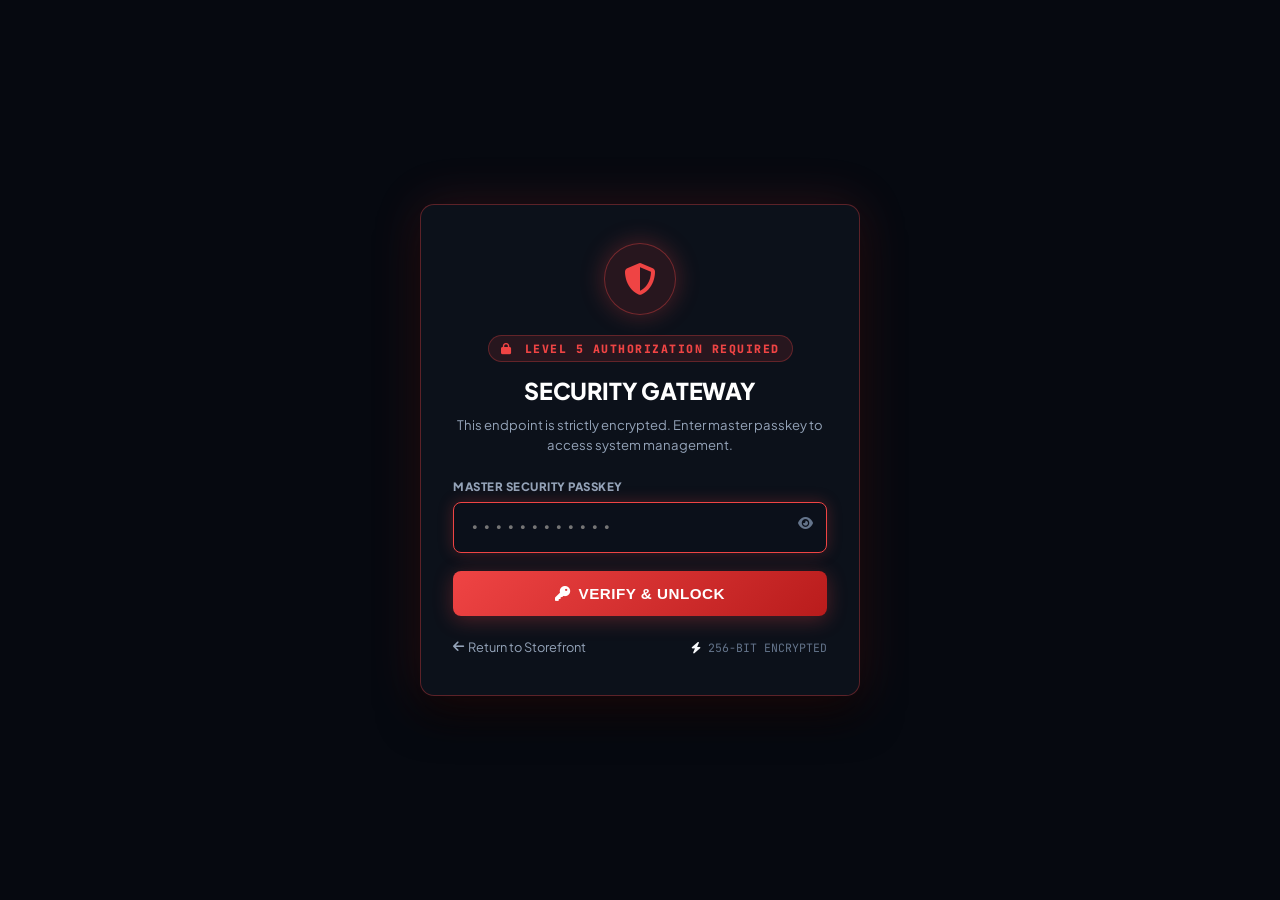
<file: templates/admin_gate.html>
<!DOCTYPE html>
<html lang="en">
<head>
  <meta charset="UTF-8">
  <meta name="viewport" content="width=device-width, initial-scale=1.0">
  <title>Restricted Access Gateway | OVK SECURITY</title>
  <link rel="stylesheet" href="/static/css/style.css">
  <link rel="stylesheet" href="https://cdnjs.cloudflare.com/ajax/libs/font-awesome/6.5.1/css/all.min.css">
  <style>
    body {
      background: #060910;
      min-height: 100vh;
      display: flex;
      align-items: center;
      justify-content: center;
      padding: 20px;
      font-family: var(--font-sans);
      color: #fff;
      overflow-x: hidden;
    }
    .gate-card {
      width: 100%;
      max-width: 440px;
      background: rgba(13, 18, 28, 0.95);
      border: 1.5px solid rgba(239, 68, 68, 0.35);
      border-radius: var(--radius-lg);
      padding: 38px 32px;
      box-shadow: 0 0 50px rgba(239, 68, 68, 0.15), 0 20px 40px rgba(0, 0, 0, 0.8);
      position: relative;
      backdrop-filter: blur(12px);
      text-align: center;
    }
    .gate-icon {
      width: 72px;
      height: 72px;
      border-radius: 50%;
      background: rgba(239, 68, 68, 0.12);
      border: 1.5px solid rgba(239, 68, 68, 0.4);
      display: flex;
      align-items: center;
      justify-content: center;
      font-size: 2rem;
      color: #ef4444;
      margin: 0 auto 20px;
      box-shadow: 0 0 25px rgba(239, 68, 68, 0.3);
      animation: gatePulse 2s infinite ease-in-out;
    }
    @keyframes gatePulse {
      0%, 100% { transform: scale(1); box-shadow: 0 0 20px rgba(239, 68, 68, 0.25); }
      50% { transform: scale(1.05); box-shadow: 0 0 35px rgba(239, 68, 68, 0.45); }
    }
    .gate-badge {
      display: inline-block;
      font-family: var(--font-mono);
      font-size: 0.72rem;
      font-weight: 800;
      letter-spacing: 1.5px;
      color: #ef4444;
      background: rgba(239, 68, 68, 0.12);
      border: 1px solid rgba(239, 68, 68, 0.3);
      padding: 4px 12px;
      border-radius: var(--radius-full);
      margin-bottom: 12px;
      text-transform: uppercase;
    }
    .gate-input-wrap {
      position: relative;
      margin: 24px 0 18px;
      text-align: left;
    }
    .gate-input {
      width: 100%;
      background: #080c14;
      border: 1.5px solid rgba(255, 255, 255, 0.12);
      border-radius: var(--radius-sm);
      padding: 14px 44px 14px 16px;
      color: #fff;
      font-family: var(--font-mono);
      font-size: 1rem;
      letter-spacing: 2px;
      outline: none;
      transition: all 0.2s;
    }
    .gate-input:focus {
      border-color: #ef4444;
      box-shadow: 0 0 15px rgba(239, 68, 68, 0.25);
      background: #0b101a;
    }
    .btn-unlock {
      width: 100%;
      padding: 14px;
      background: linear-gradient(135deg, #ef4444, #b91c1c);
      color: #fff;
      font-weight: 800;
      font-size: 0.95rem;
      border: none;
      border-radius: var(--radius-sm);
      cursor: pointer;
      display: flex;
      align-items: center;
      justify-content: center;
      gap: 8px;
      box-shadow: 0 4px 20px rgba(239, 68, 68, 0.3);
      transition: all 0.2s;
      letter-spacing: 0.5px;
    }
    .btn-unlock:hover {
      background: linear-gradient(135deg, #f87171, #dc2626);
      transform: translateY(-1px);
      box-shadow: 0 6px 25px rgba(239, 68, 68, 0.45);
    }
    .gate-footer {
      margin-top: 22px;
      font-size: 0.8rem;
      color: var(--text-dark);
      display: flex;
      justify-content: space-between;
      align-items: center;
    }
  </style>
</head>
<body>

  <div class="gate-card">
    <div class="gate-icon">
      <i class="fa-solid fa-shield-halved"></i>
    </div>

    <div class="gate-badge">
      <i class="fa-solid fa-lock" style="margin-right: 4px;"></i> LEVEL 5 AUTHORIZATION REQUIRED
    </div>

    <h2 style="font-size: 1.45rem; font-weight: 900; margin-bottom: 6px; letter-spacing: -0.2px;">SECURITY GATEWAY</h2>
    <p style="font-size: 0.82rem; color: var(--text-muted); line-height: 1.5;">This endpoint is strictly encrypted. Enter master passkey to access system management.</p>

    <form onsubmit="handleUnlock(event)">
      <div class="gate-input-wrap">
        <label style="font-size: 0.72rem; font-weight: 800; text-transform: uppercase; color: var(--text-muted); display: block; margin-bottom: 6px; letter-spacing: 0.5px;">Master Security Passkey</label>
        <input type="password" id="gate-passkey" class="gate-input" placeholder="••••••••••••" required autocomplete="current-password" autofocus>
        <button type="button" onclick="togglePass()" style="position: absolute; right: 14px; top: 38px; background: none; border: none; color: var(--text-dark); cursor: pointer;">
          <i id="eye-icon" class="fa-solid fa-eye"></i>
        </button>
      </div>

      <div id="gate-error" style="display: none; background: rgba(239, 68, 68, 0.15); border: 1px solid rgba(239, 68, 68, 0.4); color: #fca5a5; padding: 10px; border-radius: var(--radius-sm); font-size: 0.82rem; font-weight: 700; margin-bottom: 16px;"></div>

      <button type="submit" id="btn-submit-gate" class="btn-unlock">
        <i class="fa-solid fa-key"></i> VERIFY & UNLOCK
      </button>
    </form>

    <div class="gate-footer">
      <a href="/products" style="color: var(--text-muted); text-decoration: none; font-size: 0.8rem; display: flex; align-items: center; gap: 4px;">
        <i class="fa-solid fa-arrow-left"></i> Return to Storefront
      </a>
      <span style="font-family: var(--font-mono); font-size: 0.72rem; color: var(--text-dark);">
        <i class="fa-solid fa-bolt" style="color: #f8fafc;"></i> 256-BIT ENCRYPTED
      </span>
    </div>
  </div>

  <div id="toast-container" class="toast-box"></div>

  <script>
    function togglePass() {
      const input = document.getElementById('gate-passkey');
      const icon = document.getElementById('eye-icon');
      if (input.type === 'password') {
        input.type = 'text';
        icon.className = 'fa-solid fa-eye-slash';
      } else {
        input.type = 'password';
        icon.className = 'fa-solid fa-eye';
      }
    }

    async function handleUnlock(e) {
      e.preventDefault();
      const passkey = document.getElementById('gate-passkey').value;
      const btn = document.getElementById('btn-submit-gate');
      const errBox = document.getElementById('gate-error');

      errBox.style.display = 'none';
      btn.disabled = true;
      btn.innerHTML = '<i class="fa-solid fa-circle-notch fa-spin"></i> VERIFYING PASSKEY...';

      try {
        const res = await fetch('/api/admin/verify-passkey', {
          method: 'POST',
          headers: { 'Content-Type': 'application/json' },
          body: JSON.stringify({ passkey })
        });
        const data = await res.json();

        if (res.ok && data.success) {
          btn.style.background = '#f8fafc';
          btn.innerHTML = '<i class="fa-solid fa-check"></i> ACCESS GRANTED';
          setTimeout(() => {
            window.location.reload();
          }, 500);
        } else {
          btn.disabled = false;
          btn.innerHTML = '<i class="fa-solid fa-key"></i> VERIFY & UNLOCK';
          errBox.innerText = data.error || 'Access Denied: Invalid Master Passkey.';
          errBox.style.display = 'block';
          document.getElementById('gate-passkey').value = '';
          document.getElementById('gate-passkey').focus();
        }
      } catch (err) {
        btn.disabled = false;
        btn.innerHTML = '<i class="fa-solid fa-key"></i> VERIFY & UNLOCK';
        errBox.innerText = 'Security verification failed. Please try again.';
        errBox.style.display = 'block';
      }
    }
  </script>
</body>
</html>
</file>
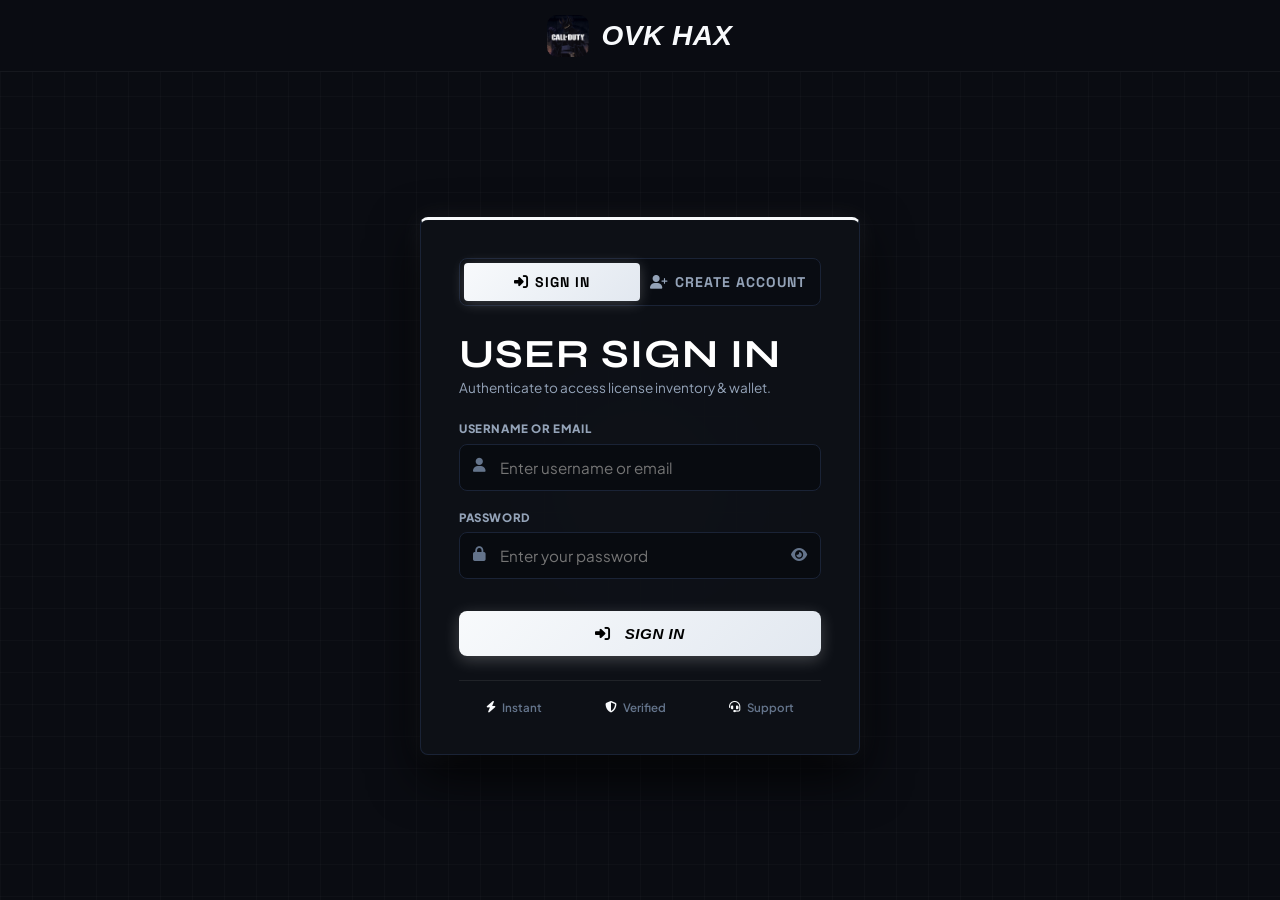
<file: templates/login.html>
<!DOCTYPE html>
<html lang="en">
<head>
  <meta charset="UTF-8">
  <meta name="viewport" content="width=device-width, initial-scale=1.0">
  <title>Sign In / Register | OVKSHOP</title>
  <link rel="stylesheet" href="/static/css/style.css">
  <style>
    .auth-wrapper {
      min-height: calc(100vh - 72px);
      display: flex;
      align-items: center;
      justify-content: center;
      padding: 40px 20px;
      position: relative;
    }
    .auth-wrapper::before {
      content: '';
      position: absolute;
      width: 440px;
      height: 440px;
      background: radial-gradient(circle, rgba(255, 255, 255, 0.12) 0%, transparent 70%);
      top: 50%;
      left: 50%;
      transform: translate(-50%, -50%);
      pointer-events: none;
      z-index: 0;
    }
    .auth-card {
      background: rgba(13, 16, 23, 0.95);
      border: 1px solid var(--border-card);
      border-top: 3px solid var(--primary-orange);
      border-radius: var(--radius-sm);
      padding: 38px;
      width: 100%;
      max-width: 440px;
      box-shadow: 0 20px 50px rgba(0, 0, 0, 0.85), 0 0 25px rgba(255, 255, 255, 0.08);
      position: relative;
      z-index: 1;
    }
    .auth-tabs {
      display: flex;
      background: #090c12;
      border: 1px solid var(--border-card);
      padding: 4px;
      border-radius: var(--radius-sm);
      margin-bottom: 28px;
    }
    .auth-tab {
      flex: 1;
      padding: 10px;
      border-radius: 4px;
      text-align: center;
      font-family: var(--font-heading);
      font-size: 0.88rem;
      font-weight: 800;
      text-transform: uppercase;
      letter-spacing: 1px;
      color: var(--text-muted);
      cursor: pointer;
      border: none;
      background: transparent;
      transition: all 0.2s ease;
      display: flex;
      align-items: center;
      justify-content: center;
      gap: 6px;
    }
    .auth-tab.active {
      background: linear-gradient(135deg, var(--primary-orange), var(--primary-orange-hover));
      color: #000000;
      box-shadow: 0 2px 14px var(--primary-orange-glow);
    }
    .auth-input-group {
      position: relative;
      margin-bottom: 18px;
    }
    .auth-input-icon {
      position: absolute;
      left: 14px;
      top: 38px;
      color: var(--text-dark);
      font-size: 0.9rem;
      pointer-events: none;
    }
    .auth-input-field {
      width: 100%;
      padding: 13px 14px 13px 40px;
      background: #080b10;
      border: 1.5px solid var(--border-card);
      border-radius: var(--radius-sm);
      color: #fff;
      font-size: 0.95rem;
      font-family: inherit;
      outline: none;
      transition: all 0.2s ease;
    }
    .auth-input-field:focus {
      border-color: var(--primary-orange);
      background: #0c1017;
      box-shadow: 0 0 14px var(--primary-orange-glow);
    }
    .password-toggle-btn {
      position: absolute;
      right: 14px;
      top: 38px;
      background: transparent;
      border: none;
      color: var(--text-dark);
      cursor: pointer;
      font-size: 0.9rem;
      transition: color 0.2s;
    }
    .password-toggle-btn:hover {
      color: var(--primary-orange);
    }
    .auth-form-label {
      display: block;
      font-size: 0.72rem;
      font-weight: 800;
      text-transform: uppercase;
      letter-spacing: 0.6px;
      color: var(--text-muted);
      margin-bottom: 6px;
    }
    .auth-security-badges {
      margin-top: 24px;
      padding-top: 18px;
      border-top: 1px solid rgba(255, 255, 255, 0.08);
      display: flex;
      justify-content: space-around;
      gap: 10px;
      font-size: 0.72rem;
      color: var(--text-dark);
      font-weight: 600;
      flex-wrap: wrap;
    }
    .auth-sec-item {
      display: flex;
      align-items: center;
      gap: 6px;
    }
  </style>
</head>
<body>

  <!-- Navbar -->
  <header class="site-header">
    <div class="container header-container" style="justify-content: center;">
      <a href="/dashboard" class="brand-logo">
        <img src="/static/images/logo.png" alt="OVK Logo" class="brand-logo-img">
        <span class="brand-logo-text">OVK HAX</span>
      </a>
    </div>
  </header>

  <div class="auth-wrapper">
    <div class="auth-card">
      
      <!-- Pill Tabs -->
      <div class="auth-tabs">
        <button class="auth-tab active" id="tab-login" onclick="switchTab('login')">
          <i class="fa-solid fa-right-to-bracket"></i> Sign In
        </button>
        <button class="auth-tab" id="tab-register" onclick="switchTab('register')">
          <i class="fa-solid fa-user-plus"></i> Create Account
        </button>
      </div>

      <!-- LOGIN FORM -->
      <form id="form-login" onsubmit="handleLogin(event)">
        <div style="margin-bottom: 22px;">
          <h2 style="font-family: var(--font-display); font-size: 2.5rem; letter-spacing: 1px; color: #fff; margin-bottom: 4px; line-height: 1;">USER SIGN IN</h2>
          <p style="color: var(--text-muted); font-size: 0.85rem;">Authenticate to access license inventory &amp; wallet.</p>
        </div>

        <div class="auth-input-group">
          <label class="auth-form-label" for="login-identifier">Username or Email</label>
          <i class="fa-solid fa-user auth-input-icon"></i>
          <input type="text" id="login-identifier" class="auth-input-field" placeholder="Enter username or email" required autocomplete="username">
        </div>

        <div class="auth-input-group">
          <label class="auth-form-label" for="login-password">Password</label>
          <i class="fa-solid fa-lock auth-input-icon"></i>
          <input type="password" id="login-password" class="auth-input-field" placeholder="Enter your password" required autocomplete="current-password">
          <button type="button" class="password-toggle-btn" onclick="togglePasswordVisibility('login-password', this)">
            <i class="fa-solid fa-eye"></i>
          </button>
        </div>

        <button type="submit" id="btn-login-submit" class="btn btn-deposit" style="width: 100%; border-radius: var(--radius-sm); padding: 14px; font-weight: 800; font-size: 0.95rem; margin-top: 14px;">
          <i class="fa-solid fa-right-to-bracket" style="margin-right: 6px;"></i> SIGN IN
        </button>
      </form>

      <!-- REGISTER FORM -->
      <form id="form-register" style="display: none;" onsubmit="handleRegister(event)">
        <div style="margin-bottom: 22px;">
          <h2 style="font-family: var(--font-display); font-size: 2.5rem; letter-spacing: 1px; color: #fff; margin-bottom: 4px; line-height: 1;">CREATE ACCOUNT</h2>
          <p style="color: var(--text-muted); font-size: 0.85rem;">Fast enrollment. Add credits &amp; receive keys automatically.</p>
        </div>

        <div class="auth-input-group">
          <label class="auth-form-label" for="reg-username">Username</label>
          <i class="fa-solid fa-user auth-input-icon"></i>
          <input type="text" id="reg-username" class="auth-input-field" placeholder="Pick a username" required minlength="3" autocomplete="username">
        </div>

        <div class="auth-input-group">
          <label class="auth-form-label" for="reg-email">Email Address</label>
          <i class="fa-solid fa-envelope auth-input-icon"></i>
          <input type="email" id="reg-email" class="auth-input-field" placeholder="yourname@gmail.com" required autocomplete="email">
        </div>

        <div class="auth-input-group">
          <label class="auth-form-label" for="reg-password">Password (min 6 characters)</label>
          <i class="fa-solid fa-lock auth-input-icon"></i>
          <input type="password" id="reg-password" class="auth-input-field" placeholder="Create a password" required minlength="6" autocomplete="new-password">
          <button type="button" class="password-toggle-btn" onclick="togglePasswordVisibility('reg-password', this)">
            <i class="fa-solid fa-eye"></i>
          </button>
        </div>

        <button type="submit" id="btn-register-submit" class="btn btn-deposit" style="width: 100%; border-radius: var(--radius-sm); padding: 14px; font-weight: 800; font-size: 0.95rem; margin-top: 14px;">
          <i class="fa-solid fa-user-plus" style="margin-right: 6px;"></i> CREATE ACCOUNT
        </button>
      </form>

      <!-- Security Trust Badges (Instant, Verified, Support) -->
      <div class="auth-security-badges">
        <div class="auth-sec-item"><i class="fa-solid fa-bolt" style="color: var(--primary-orange);"></i> Instant</div>
        <div class="auth-sec-item"><i class="fa-solid fa-shield-halved" style="color: #f8fafc;"></i> Verified</div>
        <div class="auth-sec-item"><i class="fa-solid fa-headset" style="color: var(--primary-orange);"></i> Support</div>
      </div>

    </div>
  </div>

  <div id="toast-container" class="toast-box"></div>

  <script>
    const urlParams = new URLSearchParams(window.location.search);
    if (urlParams.get('tab') === 'register') {
      switchTab('register');
    }

    function switchTab(tab) {
      const tabLogin = document.getElementById('tab-login');
      const tabReg = document.getElementById('tab-register');
      const formLogin = document.getElementById('form-login');
      const formReg = document.getElementById('form-register');

      if (tab === 'login') {
        tabLogin.classList.add('active');
        tabReg.classList.remove('active');
        formLogin.style.display = 'block';
        formReg.style.display = 'none';
      } else {
        tabLogin.classList.remove('active');
        tabReg.classList.add('active');
        formLogin.style.display = 'none';
        formReg.style.display = 'block';
      }
    }

    function togglePasswordVisibility(fieldId, btn) {
      const input = document.getElementById(fieldId);
      const icon = btn.querySelector('i');
      if (input.type === 'password') {
        input.type = 'text';
        icon.className = 'fa-solid fa-eye-slash';
      } else {
        input.type = 'password';
        icon.className = 'fa-solid fa-eye';
      }
    }

    async function handleLogin(e) {
      e.preventDefault();
      const identifier = document.getElementById('login-identifier').value.trim();
      const password = document.getElementById('login-password').value;
      const btn = document.getElementById('btn-login-submit');

      btn.disabled = true;
      btn.innerHTML = '<i class="fa-solid fa-circle-notch fa-spin"></i> Verifying...';

      try {
        const res = await fetch('/api/auth/login', {
          method: 'POST',
          headers: { 'Content-Type': 'application/json' },
          body: JSON.stringify({ identifier, password })
        });
        const data = await res.json();

        if (!res.ok) {
          showToast(data.error || 'Invalid credentials. Please verify your details.', 'error');
          btn.disabled = false;
          btn.innerHTML = '<i class="fa-solid fa-right-to-bracket" style="margin-right: 6px;"></i> SIGN IN';
          return;
        }

        showToast('Login successful! Redirecting...', 'success');
        const targetUrl = urlParams.get('redirect') || (data.user.role === 'admin' ? '/admin' : '/dashboard');
        setTimeout(() => {
          window.location.href = targetUrl;
        }, 500);
      } catch (err) {
        showToast('Network error during login.', 'error');
        btn.disabled = false;
        btn.innerHTML = '<i class="fa-solid fa-right-to-bracket" style="margin-right: 6px;"></i> SIGN IN';
      }
    }

    async function handleRegister(e) {
      e.preventDefault();
      const username = document.getElementById('reg-username').value.trim();
      const email = document.getElementById('reg-email').value.trim();
      const password = document.getElementById('reg-password').value;
      const btn = document.getElementById('btn-register-submit');

      btn.disabled = true;
      btn.innerHTML = '<i class="fa-solid fa-circle-notch fa-spin"></i> Creating account...';

      try {
        const res = await fetch('/api/auth/register', {
          method: 'POST',
          headers: { 'Content-Type': 'application/json' },
          body: JSON.stringify({ username, email, password })
        });
        const data = await res.json();

        if (!res.ok) {
          showToast(data.error || 'Registration failed', 'error');
          btn.disabled = false;
          btn.innerHTML = '<i class="fa-solid fa-user-plus" style="margin-right: 6px;"></i> CREATE ACCOUNT';
          return;
        }

        // Reset registration button & clear password
        btn.disabled = false;
        btn.innerHTML = '<i class="fa-solid fa-user-plus" style="margin-right: 6px;"></i> CREATE ACCOUNT';
        document.getElementById('reg-password').value = '';

        // Switch to Login tab and prefill username
        switchTab('login');
        document.getElementById('login-identifier').value = username;
        document.getElementById('login-password').value = '';
        document.getElementById('login-password').focus();

        showToast('Account created successfully! Please enter your password to sign in.', 'success');
      } catch (err) {
        showToast('Network error during registration.', 'error');
        btn.disabled = false;
        btn.innerHTML = '<i class="fa-solid fa-user-plus" style="margin-right: 6px;"></i> CREATE ACCOUNT';
      }
    }

    function showToast(msg, type = 'info') {
      let box = document.getElementById('toast-container');
      if (!box) {
        box = document.createElement('div');
        box.id = 'toast-container';
        box.className = 'toast-box';
        document.body.appendChild(box);
      }
      const toast = document.createElement('div');
      toast.className = `toast-msg ${type}`;
      toast.innerText = msg;
      box.appendChild(toast);
      setTimeout(() => {
        toast.style.opacity = '0';
        setTimeout(() => toast.remove(), 300);
      }, 3500);
    }
  </script>
</body>
</html>
</file>
<file: static/css/style.css>
@import url('https://fonts.googleapis.com/css2?family=Syne:wght@700;800;900&family=Space+Grotesk:wght@500;600;700&family=Plus+Jakarta+Sans:ital,wght@0,600;0,700;0,800;1,700;1,800&family=Cabinet+Grotesk:wght@800;900&family=JetBrains+Mono:wght@500;600;700;800&display=swap');
@import url('https://cdnjs.cloudflare.com/ajax/libs/font-awesome/6.5.1/css/all.min.css');

:root {
  /* Cid Classic Deep Slate & Obsidian */
  --bg-body: #0a0c12;
  --bg-card: #111622;
  --bg-card-hover: #151c2c;
  --bg-subtle: #151b2a;
  --border-card: #1a2336;
  --border-subtle: #232d44;
  
  /* Signature Acid Emerald Theme */
  --primary-orange: #f8fafc;
  --primary-orange-hover: #e2e8f0;
  --primary-orange-glow: rgba(255, 255, 255, 0.22);
  --primary-orange-faint: rgba(255, 255, 255, 0.08);

  /* Fallback aliases map to acid emerald */
  --primary-red: var(--primary-orange);
  --primary-red-hover: var(--primary-orange-hover);
  --primary-red-glow: var(--primary-orange-glow);
  --primary-red-faint: var(--primary-orange-faint);

  --text-white: #ffffff;
  --text-muted: #94a3b8;
  --text-dark: #64748b;
  
  --badge-green: #f1f5f9;
  --badge-blue: #0070f3;
  --badge-pink: #ec4899;
  
  /* God-Tier Avant-Garde Typography (Distinct, Editorial, High-Tech) */
  --font-display: 'Syne', 'Space Grotesk', -apple-system, sans-serif;
  --font-heading: 'Space Grotesk', 'Syne', -apple-system, sans-serif;
  --font-sans: 'Plus Jakarta Sans', -apple-system, BlinkMacSystemFont, sans-serif;
  --font-mono: 'JetBrains Mono', monospace;
  
  --radius-sm: 8px;
  --radius-md: 12px;
  --radius-lg: 14px;
  --radius-full: 9999px;
  
  --transition: all 0.25s cubic-bezier(0.16, 1, 0.3, 1);
}

* {
  margin: 0;
  padding: 0;
  box-sizing: border-box;
}

body {
  background-color: var(--bg-body);
  background-image: 
    linear-gradient(rgba(255, 255, 255, 0.018) 1px, transparent 1px),
    linear-gradient(90deg, rgba(255, 255, 255, 0.018) 1px, transparent 1px);
  background-size: 32px 32px;
  color: var(--text-white);
  font-family: var(--font-sans);
  min-height: 100vh;
  line-height: 1.5;
  overflow-x: hidden;
  -webkit-font-smoothing: antialiased;
  -moz-osx-font-smoothing: grayscale;
  text-rendering: optimizeLegibility;
}

/* Custom Scrollbar */
::-webkit-scrollbar {
  width: 7px;
}
::-webkit-scrollbar-track {
  background: var(--bg-body);
}
::-webkit-scrollbar-thumb {
  background: #232d44;
  border-radius: var(--radius-full);
}
::-webkit-scrollbar-thumb:hover {
  background: var(--primary-orange);
}

.container {
  max-width: 1080px;
  margin: 0 auto;
  padding: 0 20px;
}

a {
  color: inherit;
  text-decoration: none;
}

/* ==========================================
   HEADER / NAVBAR (Matches OVKSHOP Reference)
   ========================================== */
.site-header {
  height: 72px;
  background-color: var(--bg-body);
  border-bottom: 1px solid rgba(255, 255, 255, 0.05);
  display: flex;
  align-items: center;
  position: sticky;
  top: 0;
  z-index: 100;
}

.header-container {
  display: flex;
  align-items: center;
  justify-content: space-between;
  width: 100%;
}

.brand-logo {
  display: flex;
  align-items: center;
  gap: 12px;
  text-decoration: none;
  cursor: pointer;
}

.brand-logo-img {
  width: 42px;
  height: 42px;
  border-radius: 10px;
  object-fit: cover;
  border: none;
  box-shadow: none;
  display: block;
}

.brand-logo:hover .brand-logo-img {
  transform: scale(1.03);
}

.brand-logo-text {
  font-family: var(--font-display);
  font-size: 1.75rem;
  font-weight: 900;
  letter-spacing: 1.5px;
  color: var(--primary-orange);
  text-transform: uppercase;
  text-shadow: none;
  transition: color 0.25s ease;
}

.brand-logo:hover .brand-logo-text {
  text-shadow: none;
  color: var(--text-white);
}

/* Interactive Font Theme Classes - God-Tier Typography */
body.font-syne {
  --font-display: 'Syne', sans-serif;
  --font-heading: 'Space Grotesk', sans-serif;
  --font-sans: 'Plus Jakarta Sans', sans-serif;
}

body.font-space {
  --font-display: 'Space Grotesk', sans-serif;
  --font-heading: 'Space Grotesk', sans-serif;
  --font-sans: 'Space Grotesk', sans-serif;
}

body.font-jakarta {
  --font-display: 'Plus Jakarta Sans', sans-serif;
  --font-heading: 'Plus Jakarta Sans', sans-serif;
  --font-sans: 'Plus Jakarta Sans', sans-serif;
}

body.font-chakra {
  --font-display: 'Chakra Petch', sans-serif;
  --font-heading: 'Chakra Petch', sans-serif;
  --font-sans: 'Chakra Petch', sans-serif;
}

body.font-orbitron {
  --font-display: 'Orbitron', sans-serif;
  --font-heading: 'Plus Jakarta Sans', sans-serif;
  --font-sans: 'Plus Jakarta Sans', sans-serif;
}

body.font-rajdhani {
  --font-display: 'Rajdhani', sans-serif;
  --font-heading: 'Rajdhani', sans-serif;
  --font-sans: 'Rajdhani', sans-serif;
}

/* Font Selector Button in Header */
.font-selector-pill {
  background-color: var(--bg-card);
  border: 1px solid var(--border-card);
  border-radius: var(--radius-full);
  padding: 6px 12px;
  display: flex;
  align-items: center;
  gap: 6px;
  font-size: 0.78rem;
  font-weight: 700;
  color: var(--text-muted);
  cursor: pointer;
  transition: var(--transition);
  outline: none;
}

.font-selector-pill:hover {
  border-color: var(--primary-orange);
  color: #fff;
}

.font-picker-menu {
  position: absolute;
  top: 60px;
  right: 140px;
  background: var(--bg-card);
  border: 1px solid var(--border-card);
  border-radius: var(--radius-md);
  box-shadow: 0 12px 36px rgba(0, 0, 0, 0.85);
  width: 250px;
  padding: 8px;
  display: none;
  z-index: 1000;
}

.font-picker-menu.show {
  display: block;
}

.font-picker-item {
  display: flex;
  align-items: center;
  justify-content: space-between;
  padding: 8px 12px;
  border-radius: var(--radius-sm);
  color: var(--text-muted);
  font-size: 0.82rem;
  font-weight: 600;
  cursor: pointer;
  transition: all 0.15s ease;
}

.font-picker-item:hover {
  background: var(--bg-subtle);
  color: #ffffff;
}

.font-picker-item.active {
  color: var(--primary-orange);
  font-weight: 800;
  background: rgba(255, 255, 255, 0.07);
}

/* Nav Pills Bar with 3D Depth */
.nav-pills {
  background-color: var(--bg-card);
  border: 1px solid var(--border-card);
  border-radius: var(--radius-sm);
  padding: 4px;
  display: flex;
  align-items: center;
  gap: 4px;
  list-style: none;
  perspective: 600px;
}

.nav-pill-item {
  transform-style: preserve-3d;
  transition: transform 0.25s cubic-bezier(0.16, 1, 0.3, 1);
}

.nav-pill-item a {
  display: inline-block;
  padding: 8px 18px;
  border-radius: 6px;
  font-family: var(--font-heading);
  font-size: 0.85rem;
  font-weight: 700;
  text-transform: uppercase;
  letter-spacing: 1px;
  color: var(--text-muted);
  transition: all 0.25s cubic-bezier(0.16, 1, 0.3, 1);
  transform-style: preserve-3d;
  position: relative;
}

.nav-pill-item a:hover {
  color: var(--text-white);
  background: rgba(255, 255, 255, 0.05);
  transform: translateY(-2px) translateZ(10px);
}

.nav-pill-item a:active {
  transform: translateY(1px) scale(0.96);
}

.nav-pill-item.active a,
.nav-pill-item a.active {
  background: linear-gradient(135deg, var(--primary-orange), var(--primary-orange-hover));
  color: #000000;
  font-weight: 800;
  box-shadow: 0 4px 16px var(--primary-orange-glow), 0 2px 4px rgba(0, 0, 0, 0.4);
  transform: translateY(-1px) translateZ(8px);
}

/* ==========================================
   ULTRA-SMOOTH 3D TAB & PAGE SWITCHING ENGINE
   ========================================== */
.page-wrap {
  perspective: 1400px;
  perspective-origin: 50% 25%;
  transform-style: preserve-3d;
  overflow: visible;
}

.page-wrap > .container {
  animation: pageSwitch3D 0.5s cubic-bezier(0.16, 1, 0.3, 1) forwards;
  transform-origin: 50% 15%;
  will-change: transform, opacity, filter;
  backface-visibility: hidden;
  -webkit-backface-visibility: hidden;
}

@keyframes pageSwitch3D {
  0% {
    opacity: 0;
    transform: perspective(1400px) rotateX(4.5deg) translateY(24px) translateZ(-40px) scale(0.97);
    filter: blur(5px);
  }
  40% {
    opacity: 0.85;
    filter: blur(1px);
  }
  100% {
    opacity: 1;
    transform: perspective(1400px) rotateX(0deg) translateY(0) translateZ(0) scale(1);
    filter: blur(0);
  }
}

/* Silky Exit transition state */
.page-switching-out > .container {
  animation: pageSwitchOut3D 0.24s cubic-bezier(0.32, 0, 0.67, 0) forwards !important;
}

@keyframes pageSwitchOut3D {
  0% {
    opacity: 1;
    transform: perspective(1400px) rotateX(0deg) translateY(0) translateZ(0) scale(1);
    filter: blur(0);
  }
  100% {
    opacity: 0;
    transform: perspective(1400px) rotateX(-4.5deg) translateY(-18px) translateZ(-50px) scale(0.975);
    filter: blur(4px);
  }
}

/* Nav Pills 3D Floating Active Indicator */
.nav-pills {
  background-color: var(--bg-card);
  border: 1px solid var(--border-card);
  border-radius: var(--radius-sm);
  padding: 4px;
  display: flex;
  align-items: center;
  gap: 5px;
  list-style: none;
  perspective: 800px;
  transform-style: preserve-3d;
  box-shadow: inset 0 1px 3px rgba(0, 0, 0, 0.5), 0 4px 14px rgba(0, 0, 0, 0.3);
}

.nav-pill-item {
  transform-style: preserve-3d;
  transition: transform 0.3s cubic-bezier(0.16, 1, 0.3, 1);
}

.nav-pill-item a {
  display: inline-block;
  padding: 8px 18px;
  border-radius: 6px;
  font-family: var(--font-heading);
  font-size: 0.85rem;
  font-weight: 700;
  text-transform: uppercase;
  letter-spacing: 1px;
  color: var(--text-muted);
  transition: color 0.25s ease, background 0.25s ease, transform 0.3s cubic-bezier(0.16, 1, 0.3, 1), box-shadow 0.3s ease;
  transform-style: preserve-3d;
  position: relative;
  backface-visibility: hidden;
}

.nav-pill-item a:hover {
  color: var(--text-white);
  background: rgba(255, 255, 255, 0.05);
  transform: translateY(-2px) translateZ(12px);
  box-shadow: 0 4px 12px rgba(0, 0, 0, 0.35);
}

.nav-pill-item a:active {
  transform: translateY(1px) translateZ(4px) scale(0.97);
  transition-duration: 0.1s;
}

.nav-pill-item.active a,
.nav-pill-item a.active {
  background: linear-gradient(135deg, #ffffff, #cbd5e1);
  color: #000000;
  font-weight: 800;
  box-shadow: 0 4px 18px rgba(255, 255, 255, 0.35), 0 2px 6px rgba(0, 0, 0, 0.5);
  transform: translateY(-1px) translateZ(14px);
}

/* User Controls in Header */
.header-actions {
  display: flex;
  align-items: center;
  gap: 12px;
}

.coin-pill {
  background-color: var(--bg-card);
  border: 1px solid var(--border-card);
  border-radius: var(--radius-full);
  padding: 6px 14px;
  display: flex;
  align-items: center;
  gap: 8px;
  font-size: 0.85rem;
  font-weight: 700;
  cursor: pointer;
  transition: var(--transition);
}

.coin-pill:hover {
  border-color: var(--primary-orange);
}

.coin-icon {
  width: 18px;
  height: 18px;
  background: var(--primary-orange);
  border-radius: 50%;
  display: flex;
  align-items: center;
  justify-content: center;
  font-size: 0.65rem;
  font-weight: 900;
  color: #000;
}

.user-avatar-btn {
  width: 34px;
  height: 34px;
  background-color: var(--primary-orange);
  border-radius: 50%;
  color: #000000;
  font-weight: 800;
  font-size: 0.85rem;
  display: flex;
  align-items: center;
  justify-content: center;
  border: none;
  cursor: pointer;
  transition: var(--transition);
}

.user-avatar-btn:hover {
  box-shadow: 0 0 12px var(--primary-orange-glow);
}

/* Header Dropdown Menu */
.user-dropdown-menu {
  position: absolute;
  top: 60px;
  right: 20px;
  background: var(--bg-card);
  border: 1px solid var(--border-card);
  border-radius: var(--radius-md);
  box-shadow: 0 10px 30px rgba(0, 0, 0, 0.7);
  width: 200px;
  padding: 8px;
  display: none;
  z-index: 1000;
}

.user-dropdown-menu.show {
  display: block;
}

.dropdown-item {
  display: flex;
  align-items: center;
  gap: 10px;
  padding: 10px 14px;
  color: var(--text-muted);
  font-size: 0.85rem;
  font-weight: 600;
  border-radius: var(--radius-sm);
  transition: var(--transition);
}

.dropdown-item:hover {
  background: var(--bg-subtle);
  color: var(--text-white);
}

/* ==========================================
   BUTTONS (Tactical & Aggressive Red)
   ========================================== */
.btn {
  display: inline-flex;
  align-items: center;
  justify-content: center;
  gap: 8px;
  font-family: var(--font-heading);
  font-size: 0.85rem;
  font-weight: 700;
  text-transform: uppercase;
  letter-spacing: 1px;
  border-radius: var(--radius-sm);
  border: none;
  outline: none;
  cursor: pointer;
  transition: var(--transition);
  text-decoration: none;
  position: relative;
  overflow: hidden;
}

.btn-deposit {
  background: linear-gradient(135deg, var(--primary-orange), var(--primary-orange-hover));
  color: #000000;
  font-weight: 800;
  padding: 12px 28px;
  box-shadow: 0 4px 16px var(--primary-orange-glow);
}

.btn-deposit:hover {
  background: linear-gradient(135deg, #ffffff, #e2e8f0);
  box-shadow: 0 6px 22px rgba(255, 255, 255, 0.35);
  transform: translateY(-2px);
  color: #000000;
}

.glow-btn {
  animation: none;
}


  50% {
    box-shadow: 0 4px 26px rgba(255, 255, 255, 0.35), 0 0 12px rgba(255, 255, 255, 0.34);
  }
}

.btn-withdraw {
  background-color: var(--bg-subtle);
  color: var(--text-muted);
  border: 1px solid var(--border-card);
  padding: 12px 28px;
}

.btn-withdraw:hover {
  background-color: #1a2234;
  border-color: #2b3954;
  color: var(--text-white);
  transform: translateY(-2px);
}

.btn-orange-outline {
  background: transparent;
  color: var(--primary-orange);
  border: 1px solid var(--primary-orange);
  padding: 8px 18px;
  border-radius: var(--radius-sm);
}

.btn-orange-outline:hover {
  background: var(--primary-orange);
  color: #000;
  box-shadow: 0 0 15px var(--primary-orange-glow);
}

.btn-sm {
  padding: 6px 14px;
  font-size: 0.75rem;
}

/* ==========================================
   DASHBOARD (Cid Reference Exact Layout)
   ========================================== */
.page-wrap {
  padding: 30px 0 80px;
}

/* 1. Curved Hero Welcome Banner */
.cid-hero-banner {
  background: linear-gradient(135deg, rgba(255, 255, 255, 0.14), rgba(255, 255, 255, 0.03)), #121824;
  border: 1px solid rgba(255, 255, 255, 0.21);
  border-radius: 20px;
  padding: 28px 36px 65px;
  position: relative;
  overflow: hidden;
  box-shadow: 0 10px 30px rgba(0, 0, 0, 0.5), inset 0 1px 0 rgba(255, 255, 255, 0.08);
}

.cid-hero-bg-accent {
  position: absolute;
  top: 0;
  right: 0;
  width: 220px;
  height: 100%;
  background: radial-gradient(circle at 85% 20%, rgba(255, 255, 255, 0.15) 0%, rgba(255, 255, 255, 0.04) 50%, transparent 75%);
  pointer-events: none;
  border-top-right-radius: 20px;
}

.cid-hero-content {
  position: relative;
  z-index: 2;
}

.cid-hero-welcome {
  font-size: 0.88rem;
  font-weight: 600;
  color: #cbd5e1;
  letter-spacing: -0.2px;
  margin-bottom: 2px;
}

.cid-hero-username {
  font-family: var(--font-display);
  font-size: 1.85rem;
  font-weight: 800;
  letter-spacing: -0.5px;
  color: #ffffff;
  line-height: 1.15;
  text-shadow: 0 2px 10px rgba(0, 0, 0, 0.6);
}

/* Stealth Telemetry Status HUD */
.stealth-telemetry-hud {
  display: inline-flex;
  align-items: center;
  gap: 12px;
  background: rgba(11, 16, 24, 0.85);
  border: 1px solid rgba(255, 255, 255, 0.08);
  border-radius: 8px;
  padding: 8px 14px;
  backdrop-filter: blur(8px);
  -webkit-backdrop-filter: blur(8px);
  font-family: var(--font-mono);
  font-size: 0.72rem;
  letter-spacing: 0.4px;
  box-shadow: 0 4px 16px rgba(0, 0, 0, 0.4);
}

.stealth-pulse-dot {
  width: 7px;
  height: 7px;
  border-radius: 50%;
  background: var(--primary-orange);
  box-shadow: 0 0 8px var(--primary-orange);
  display: inline-block;
  margin-right: 6px;
  animation: stealthPulse 2s infinite ease-in-out;
}

@keyframes stealthPulse {
  0%, 100% { opacity: 1; transform: scale(1); }
  50% { opacity: 0.4; transform: scale(0.85); }
}

.stealth-hud-divider {
  width: 1px;
  height: 14px;
  background: rgba(255, 255, 255, 0.12);
}

/* Technical feature tags */
.card-feature-pills {
  display: flex;
  flex-wrap: wrap;
  gap: 5px;
  margin-bottom: 12px;
}

.tech-tag-pill {
  font-family: var(--font-mono);
  font-size: 0.65rem;
  font-weight: 700;
  letter-spacing: 0.5px;
  color: #94a3b8;
  background: rgba(255, 255, 255, 0.03);
  border: 1px solid rgba(255, 255, 255, 0.07);
  border-radius: 4px;
  padding: 2px 7px;
  text-transform: uppercase;
}

.tech-tag-pill.active {
  color: var(--primary-orange);
  border-color: rgba(255, 255, 255, 0.26);
  background: rgba(255, 255, 255, 0.07);
}

/* 2. Floating Wallet & Total Keys Card (Overlaps Banner) */
.cid-wallet-panel {
  background: #111723;
  border: 1px solid var(--border-card);
  border-radius: 18px;
  padding: 24px 28px;
  margin-top: -42px;
  margin-bottom: 24px;
  position: relative;
  z-index: 5;
  box-shadow: 0 14px 34px rgba(0, 0, 0, 0.65), 0 0 0 1px rgba(255, 255, 255, 0.04);
}

.cid-wallet-grid {
  display: grid;
  grid-template-columns: 1fr 1fr;
  gap: 24px;
  margin-bottom: 20px;
}

@media (max-width: 580px) {
  .cid-wallet-grid {
    grid-template-columns: 1fr;
    gap: 16px;
  }
}

.cid-wallet-cell {
  display: flex;
  flex-direction: column;
}

.cid-cell-lbl {
  font-size: 0.78rem;
  font-weight: 600;
  color: #94a3b8;
  margin-bottom: 6px;
  letter-spacing: -0.1px;
}

.cid-cell-val {
  font-size: 2.2rem;
  font-weight: 800;
  letter-spacing: -0.8px;
  line-height: 1;
}

.cid-balance-val {
  color: var(--primary-orange);
  text-shadow: 0 0 20px rgba(255, 255, 255, 0.26);
}

.cid-keys-val {
  color: #ffffff;
}

.cid-wallet-btn-row {
  display: grid;
  grid-template-columns: 1fr 1fr;
  gap: 14px;
}

@media (max-width: 580px) {
  .cid-wallet-btn-row {
    grid-template-columns: 1fr;
  }
}

.cid-btn-deposit {
  background: linear-gradient(135deg, var(--primary-orange), var(--primary-orange-hover));
  color: #000000;
  font-family: var(--font-heading);
  font-weight: 800;
  letter-spacing: 0.5px;
  font-size: 0.95rem;
  padding: 13px 20px;
  border-radius: 9999px;
  display: flex;
  align-items: center;
  justify-content: center;
  gap: 8px;
  box-shadow: 0 4px 16px var(--primary-orange-glow);
  border: none;
  cursor: pointer;
  transition: var(--transition);
}

.cid-btn-deposit:hover {
  background: linear-gradient(135deg, #ffffff, #e2e8f0);
  box-shadow: 0 6px 24px rgba(255, 255, 255, 0.35);
  transform: translateY(-2px);
}

.cid-btn-withdraw {
  background: rgba(255, 255, 255, 0.07);
  color: #e2e8f0;
  border: 1px solid rgba(255, 255, 255, 0.19);
  font-weight: 800;
  font-style: italic;
  font-size: 0.95rem;
  padding: 13px 20px;
  border-radius: 9999px;
  display: flex;
  align-items: center;
  justify-content: center;
  gap: 8px;
  cursor: pointer;
  transition: var(--transition);
}

.cid-btn-withdraw:hover {
  background: rgba(255, 255, 255, 0.14);
  border-color: rgba(255, 255, 255, 0.34);
  color: #ffffff;
  transform: translateY(-2px);
}

/* 3. Sleek 3-Column Stats Bar (Users, Orders, Products) */
.cid-stats-bar {
  background: #101520;
  border: 1px solid var(--border-card);
  border-radius: 16px;
  padding: 18px 24px;
  margin-bottom: 28px;
  display: grid;
  grid-template-columns: 1fr auto 1fr auto 1fr;
  align-items: center;
  box-shadow: 0 6px 24px rgba(0, 0, 0, 0.4);
}

@media (max-width: 640px) {
  .cid-stats-bar {
    grid-template-columns: 1fr;
    gap: 16px;
    padding: 20px;
  }
  .cid-stat-divider {
    display: none;
  }
}

.cid-stat-col {
  display: flex;
  flex-direction: column;
  align-items: center;
  justify-content: center;
  text-align: center;
  gap: 4px;
}

.cid-stat-icon {
  width: 32px;
  height: 32px;
  border-radius: 50%;
  display: flex;
  align-items: center;
  justify-content: center;
  font-size: 0.92rem;
  margin-bottom: 4px;
}

.cid-icon-green {
  background: rgba(255, 255, 255, 0.06);
  color: #f8fafc;
  border: 1px solid rgba(255, 255, 255, 0.18);
  background: rgba(255, 255, 255, 0.1);
  color: var(--primary-orange);
  border: 1px solid rgba(255, 255, 255, 0.24);
}

.cid-stat-number {
  font-size: 1.55rem;
  font-weight: 800;
  color: #ffffff;
  letter-spacing: -0.5px;
  line-height: 1;
}

.cid-stat-label {
  font-size: 0.76rem;
  font-weight: 600;
  color: #94a3b8;
  letter-spacing: -0.1px;
}

.cid-stat-divider {
  width: 1px;
  height: 48px;
  background: rgba(255, 255, 255, 0.08);
}

/* ==========================================
   FEATURED PRODUCTS (Tactical Showcase)
   ========================================== */

.featured-header-row {
  display: flex;
  align-items: flex-end;
  justify-content: space-between;
  margin-bottom: 16px;
  gap: 12px;
}

.featured-header-titles {
  display: flex;
  flex-direction: column;
  gap: 4px;
}

.kicker-pill {
  display: inline-flex;
  align-items: center;
  gap: 6px;
  background: rgba(255, 255, 255, 0.09);
  border: 1px solid rgba(255, 255, 255, 0.26);
  border-radius: var(--radius-full);
  padding: 3px 10px;
  font-family: var(--font-heading);
  font-size: 0.72rem;
  font-weight: 700;
  letter-spacing: 1px;
  color: var(--primary-orange);
  text-transform: uppercase;
  width: fit-content;
}

.featured-heading {
  font-family: var(--font-heading);
  font-size: 1.4rem;
  font-weight: 700;
  color: #ffffff;
  letter-spacing: -0.2px;
  line-height: 1.2;
  margin: 0;
  -webkit-font-smoothing: antialiased;
}

.btn-all-products {
  display: inline-flex;
  align-items: center;
  gap: 6px;
  background: #0d121c;
  border: 1px solid #1e283c;
  border-radius: var(--radius-full);
  padding: 6px 14px;
  font-family: var(--font-heading);
  font-size: 0.78rem;
  font-weight: 700;
  letter-spacing: 0.8px;
  color: #cbd5e1;
  text-decoration: none;
  transition: var(--transition);
}

.btn-all-products:hover {
  background: #141b29;
  border-color: var(--primary-orange);
  color: #ffffff;
  transform: translateX(2px);
  box-shadow: 0 0 12px rgba(255, 255, 255, 0.21);
}

.featured-products-grid {
  display: grid;
  grid-template-columns: repeat(auto-fit, minmax(320px, 460px));
  gap: 18px;
}

.featured-prod-card {
  background: #0b0e15;
  border: 1px solid #1a2233;
  border-radius: 14px;
  overflow: hidden;
  cursor: pointer;
  transition: transform 0.25s cubic-bezier(0.16, 1, 0.3, 1), box-shadow 0.25s ease, border-color 0.25s ease;
  display: flex;
  flex-direction: column;
  position: relative;
  box-shadow: 0 4px 20px rgba(0, 0, 0, 0.35);
}

.featured-prod-card:hover {
  transform: translateY(-4px);
  border-color: rgba(255, 255, 255, 0.35);
  box-shadow: 0 12px 32px rgba(0, 0, 0, 0.6), 0 0 24px rgba(255, 255, 255, 0.13);
}

.featured-thumb-wrap {
  position: relative;
  width: 100%;
  aspect-ratio: 16 / 9;
  background: #07090e;
  overflow: hidden;
}

.featured-thumb-img {
  width: 100%;
  height: 100%;
  object-fit: cover;
  display: block;
  transition: transform 0.4s ease;
}

.featured-prod-card:hover .featured-thumb-img {
  transform: scale(1.04);
}

.featured-badge-stock {
  position: absolute;
  top: 12px;
  left: 12px;
  display: inline-flex;
  align-items: center;
  gap: 6px;
  background: rgba(10, 20, 18, 0.85);
  backdrop-filter: blur(8px);
  border: 1px solid rgba(0, 230, 153, 0.4);
  color: #00e699;
  padding: 4px 10px;
  border-radius: var(--radius-full);
  font-family: var(--font-heading);
  font-size: 0.68rem;
  font-weight: 800;
  letter-spacing: 0.8px;
  text-transform: uppercase;
}

.stock-live-dot {
  width: 6px;
  height: 6px;
  border-radius: 50%;
  background: #00e699;
  box-shadow: 0 0 8px #00e699;
  animation: none;
}


  50% { transform: scale(1.2); opacity: 1; }
  100% { transform: scale(0.95); opacity: 0.8; }
}

.featured-badge-platform {
  position: absolute;
  bottom: 12px;
  right: 12px;
  background: var(--primary-orange);
  color: #000000;
  font-weight: 800;
  padding: 3px 8px;
  border-radius: 5px;
  font-family: var(--font-heading);
  font-size: 0.68rem;
  font-weight: 800;
  letter-spacing: 0.6px;
  text-transform: uppercase;
  box-shadow: 0 2px 8px rgba(0, 0, 0, 0.5);
}

.featured-card-info {
  padding: 16px 18px 18px;
  display: flex;
  flex-direction: column;
  flex-grow: 1;
}

.featured-card-cat {
  font-family: var(--font-heading);
  font-size: 0.72rem;
  font-weight: 800;
  letter-spacing: 1.2px;
  text-transform: uppercase;
  color: #38bdf8;
  margin-bottom: 4px;
}

.featured-card-title {
  font-family: var(--font-heading);
  font-size: 1.15rem;
  font-weight: 700;
  color: #ffffff;
  letter-spacing: -0.2px;
  line-height: 1.3;
  margin: 0 0 10px 0;
  -webkit-font-smoothing: antialiased;
}

.featured-card-price {
  font-family: var(--font-heading);
  font-size: 1.45rem;
  font-weight: 800;
  color: var(--primary-orange);
  letter-spacing: -0.2px;
  line-height: 1;
  margin-bottom: 14px;
  display: flex;
  align-items: baseline;
  gap: 7px;
}

.price-starts-label {
  font-size: 0.75rem;
  font-weight: 700;
  letter-spacing: 0.8px;
  color: #94a3b8;
  text-transform: uppercase;
}

.btn-featured-buy {
  display: flex;
  align-items: center;
  justify-content: center;
  gap: 8px;
  width: 100%;
  padding: 12px 18px;
  border-radius: 9999px;
  background: linear-gradient(135deg, var(--primary-orange), var(--primary-orange-hover));
  color: #000000;
  border: none;
  font-family: var(--font-heading);
  font-size: 0.95rem;
  font-weight: 800;
  font-style: italic;
  letter-spacing: 0.3px;
  text-decoration: none;
  box-shadow: 0 4px 14px rgba(255, 255, 255, 0.3);
  transition: var(--transition);
  margin-top: auto;
}

.btn-featured-buy:hover {
  background: linear-gradient(135deg, #ffa826, #ea9200);
  box-shadow: 0 6px 20px rgba(255, 255, 255, 0.35);
  transform: translateY(-1px);
  color: #000000;
}

/* Skeleton Loading */
.featured-grid-skeleton {
  display: contents;
}

.featured-card-skel {
  background: #0d111a;
  border: 1px solid #1a2233;
  border-radius: 14px;
  height: 280px;
  animation: pulse-skel 1.5s ease-in-out infinite;
}

@keyframes pulse-skel {
  0% { opacity: 0.6; }
  50% { opacity: 0.9; }
  100% { opacity: 0.6; }
}

@media (max-width: 768px) {
  .featured-products-grid {
    grid-template-columns: 1fr;
    gap: 14px;
  }
}

/* Section Containers */
.dash-section {
  margin-bottom: 24px;
}

.section-title-row {
  display: flex;
  align-items: center;
  justify-content: space-between;
  margin-bottom: 12px;
}

.section-title {
  display: flex;
  align-items: center;
  gap: 8px;
  font-family: var(--font-display);
  font-size: 1.15rem;
  text-transform: uppercase;
  letter-spacing: 1px;
  color: var(--text-muted);
}

.section-title-icon {
  color: var(--primary-orange);
}

/* Quick Links Card */
.quick-links-card {
  background-color: var(--bg-card);
  border: 1px solid var(--border-card);
  border-radius: var(--radius-sm);
  padding: 18px 20px;
}

.quick-links-grid {
  display: grid;
  grid-template-columns: repeat(3, 1fr);
  gap: 12px;
}

.quick-btn {
  background-color: var(--bg-subtle);
  border: 1px solid var(--border-subtle);
  border-radius: var(--radius-sm);
  padding: 18px 12px;
  display: flex;
  flex-direction: column;
  align-items: center;
  justify-content: center;
  gap: 8px;
  cursor: pointer;
  transition: var(--transition);
  color: #cbd5e1;
}

.quick-btn:hover {
  background-color: #181d2a;
  border-color: var(--primary-orange);
  color: var(--text-white);
  transform: translateY(-2px);
  box-shadow: 0 6px 16px rgba(0, 0, 0, 0.5), 0 0 12px rgba(255, 255, 255, 0.17);
}

.quick-btn svg, .quick-btn i {
  color: var(--primary-orange);
}

.quick-btn span {
  font-family: var(--font-heading);
  font-size: 0.85rem;
  font-weight: 700;
  letter-spacing: 0.5px;
  text-transform: uppercase;
}

/* Empty State & Tables */
.card-panel {
  background-color: var(--bg-card);
  border: 1px solid var(--border-card);
  border-radius: var(--radius-md);
  padding: 24px;
}

.empty-state {
  text-align: center;
  padding: 36px 20px;
}

.empty-cart-icon {
  width: 44px;
  height: 44px;
  margin: 0 auto 12px;
  color: var(--text-dark);
}

.empty-state p {
  color: var(--text-dark);
  font-size: 0.88rem;
}

.empty-state a {
  color: var(--primary-orange);
  font-weight: 600;
  margin-left: 4px;
}

.empty-state a:hover {
  text-decoration: underline;
}

/* Table Styling */
.table-wrap {
  overflow-x: auto;
}

.dash-table {
  width: 100%;
  border-collapse: collapse;
  font-size: 0.85rem;
}

.dash-table th {
  text-align: left;
  padding: 12px 16px;
  color: var(--text-dark);
  font-size: 0.72rem;
  text-transform: uppercase;
  letter-spacing: 0.8px;
  border-bottom: 1px solid var(--border-card);
}

.dash-table td {
  padding: 14px 16px;
  border-bottom: 1px solid var(--border-card);
  color: #cbd5e1;
}

.dash-table tr:hover td {
  background: rgba(255, 255, 255, 0.02);
}

/* ==========================================
   PRODUCTS PAGE (Screenshot 2)
   ========================================== */
.products-header {
  margin-bottom: 20px;
}

.products-title {
  display: flex;
  align-items: center;
  gap: 10px;
  font-size: 1.55rem;
  font-weight: 800;
  text-transform: uppercase;
  color: var(--text-white);
  letter-spacing: 0.5px;
}

.products-title-icon {
  color: var(--primary-orange);
}

.products-sub {
  color: var(--text-muted);
  font-size: 0.9rem;
  margin-top: 4px;
}

/* Filter / Search Bar */
.filter-bar-card {
  background-color: var(--bg-card);
  border: 1px solid var(--border-card);
  border-radius: var(--radius-md);
  padding: 14px 16px;
  display: flex;
  flex-direction: column;
  gap: 12px;
  margin-bottom: 16px;
}

.search-input-wrap {
  display: flex;
  align-items: center;
  gap: 10px;
  position: relative;
  width: 100%;
}

.search-icon-left {
  position: absolute;
  left: 14px;
  color: var(--text-dark);
}

.filter-input {
  width: 100%;
  padding: 12px 14px 12px 42px;
  background-color: var(--bg-subtle);
  border: 1px solid var(--border-subtle);
  border-radius: var(--radius-sm);
  color: var(--text-white);
  font-size: 0.88rem;
  font-family: inherit;
  outline: none;
  transition: var(--transition);
}

.filter-input:focus {
  border-color: var(--primary-orange);
}

.filter-btn-search {
  width: 44px;
  height: 44px;
  background-color: var(--primary-orange);
  border-radius: var(--radius-sm);
  border: none;
  color: #000;
  display: flex;
  align-items: center;
  justify-content: center;
  cursor: pointer;
  flex-shrink: 0;
  transition: var(--transition);
}

.filter-btn-search:hover {
  background-color: var(--primary-orange-hover);
}

.filter-dropdowns-row {
  display: flex;
  gap: 12px;
}

.filter-select {
  flex: 1;
  padding: 10px 14px;
  background-color: var(--bg-subtle);
  border: 1px solid var(--border-subtle);
  border-radius: var(--radius-sm);
  color: var(--text-muted);
  font-size: 0.85rem;
  font-family: inherit;
  outline: none;
  cursor: pointer;
}

.filter-select:focus {
  border-color: var(--primary-orange);
  color: var(--text-white);
}

.products-count-text {
  font-size: 0.82rem;
  color: var(--text-dark);
  margin-bottom: 14px;
  font-weight: 600;
}

/* Horizontal Product Card (Matches Screenshot 2) */
.product-card-horizontal {
  background-color: var(--bg-card);
  border: 1px solid var(--border-card);
  border-radius: var(--radius-lg);
  padding: 16px 20px;
  display: flex;
  align-items: center;
  gap: 22px;
  margin-bottom: 16px;
  transition: var(--transition);
}

.product-card-horizontal:hover {
  border-color: #27344e;
  background-color: var(--bg-card-hover);
}

.product-thumbnail-box {
  width: 170px;
  height: 110px;
  min-width: 170px;
  border-radius: 10px;
  overflow: hidden;
  position: relative;
  background-color: #0b0e14;
}

.product-thumbnail-img {
  width: 100%;
  height: 100%;
  object-fit: cover;
  display: block;
}

.platform-badge {
  position: absolute;
  bottom: 8px;
  left: 8px;
  background-color: var(--badge-blue);
  color: #ffffff;
  font-size: 0.65rem;
  font-weight: 800;
  text-transform: uppercase;
  letter-spacing: 0.5px;
  padding: 2px 8px;
  border-radius: var(--radius-full);
}

.product-details {
  flex: 1;
  display: flex;
  flex-direction: column;
}

.product-cat-label {
  font-size: 0.72rem;
  font-weight: 800;
  text-transform: uppercase;
  color: var(--primary-orange);
  letter-spacing: 0.8px;
  margin-bottom: 2px;
}

.product-title {
  font-size: 1.15rem;
  font-weight: 700;
  color: var(--text-white);
  margin-bottom: 8px;
}

.product-badges-row {
  display: flex;
  align-items: center;
  gap: 8px;
  margin-bottom: 10px;
}

.pill-badge {
  background-color: #161e2e;
  border: 1px solid #222d42;
  border-radius: var(--radius-full);
  padding: 2px 10px;
  font-size: 0.72rem;
  font-weight: 700;
  color: var(--text-muted);
  display: inline-flex;
  align-items: center;
  gap: 4px;
}

.pill-badge-stock {
  color: var(--badge-green);
  border-color: rgba(255, 255, 255, 0.25);
  background: rgba(255, 255, 255, 0.08);
}

.product-price-range {
  font-size: 1.15rem;
  font-weight: 800;
  color: var(--primary-orange);
  font-family: var(--font-mono);
  margin-bottom: 6px;
}

.btn-view-options {
  background: none;
  border: none;
  color: var(--primary-orange);
  font-size: 0.85rem;
  font-weight: 700;
  cursor: pointer;
  display: inline-flex;
  align-items: center;
  gap: 4px;
  padding: 0;
  width: fit-content;
  transition: var(--transition);
}

.btn-view-options:hover {
  text-decoration: underline;
}

/* ==========================================
   MODALS
   ========================================== */
.modal-overlay {
  position: fixed;
  top: 0;
  left: 0;
  right: 0;
  bottom: 0;
  background: rgba(4, 6, 10, 0.85);
  backdrop-filter: blur(8px);
  -webkit-backdrop-filter: blur(8px);
  z-index: 1000;
  display: flex;
  align-items: center;
  justify-content: center;
  padding: 20px;
  opacity: 0;
  pointer-events: none;
  transition: opacity 0.2s ease;
}

.modal-overlay.active {
  opacity: 1;
  pointer-events: auto;
}

.modal-box {
  background: var(--bg-card);
  border: 1px solid var(--border-card);
  border-radius: var(--radius-lg);
  width: 100%;
  max-width: 520px;
  padding: 28px;
  position: relative;
  box-shadow: 0 20px 60px rgba(0, 0, 0, 0.8);
  max-height: 90vh;
  overflow-y: auto;
}

.modal-close-btn {
  position: absolute;
  top: 20px;
  right: 20px;
  background: transparent;
  border: none;
  color: var(--text-dark);
  font-size: 1.4rem;
  cursor: pointer;
  transition: var(--transition);
}

.modal-close-btn:hover {
  color: var(--text-white);
}

/* Option selector cards inside modal */
.options-selector-list {
  display: flex;
  flex-direction: column;
  gap: 10px;
  margin: 20px 0;
}

.option-select-item {
  background: var(--bg-subtle);
  border: 1px solid var(--border-subtle);
  border-radius: var(--radius-md);
  padding: 14px 18px;
  display: flex;
  align-items: center;
  justify-content: space-between;
  cursor: pointer;
  transition: var(--transition);
}

.option-select-item:hover, .option-select-item.selected {
  border-color: var(--primary-orange);
  background: #192134;
}

.option-select-item.selected {
  box-shadow: 0 0 12px var(--primary-orange-glow);
}

.option-item-name {
  font-weight: 700;
  font-size: 0.95rem;
}

.option-item-price {
  font-family: var(--font-mono);
  font-weight: 800;
  color: var(--primary-orange);
  font-size: 1rem;
}

/* Presets for Deposit */
.deposit-presets-grid {
  display: grid;
  grid-template-columns: repeat(3, 1fr);
  gap: 8px;
  margin-bottom: 16px;
}

.preset-chip {
  background: var(--bg-subtle);
  border: 1px solid var(--border-subtle);
  border-radius: var(--radius-sm);
  padding: 10px 8px;
  text-align: center;
  font-family: var(--font-mono);
  font-size: 0.9rem;
  font-weight: 700;
  color: #fff;
  cursor: pointer;
  transition: var(--transition);
}

.preset-chip:hover, .preset-chip.active {
  background: rgba(255, 255, 255, 0.13);
  border-color: var(--primary-orange);
  color: var(--primary-orange);
}

.deposit-input {
  width: 100%;
  padding: 12px 16px;
  background: var(--bg-subtle);
  border: 1px solid var(--border-subtle);
  border-radius: var(--radius-sm);
  color: #fff;
  font-size: 1rem;
  font-family: inherit;
  margin-bottom: 20px;
  outline: none;
}

.deposit-input:focus {
  border-color: var(--primary-orange);
}

/* Toast container */
.toast-box {
  position: fixed;
  bottom: 24px;
  right: 24px;
  z-index: 9999;
  display: flex;
  flex-direction: column;
  gap: 10px;
}

.toast-msg {
  background: #141a28;
  border: 1px solid var(--border-subtle);
  border-radius: var(--radius-sm);
  padding: 12px 18px;
  font-size: 0.85rem;
  font-weight: 600;
  box-shadow: 0 8px 24px rgba(0, 0, 0, 0.6);
  display: flex;
  align-items: center;
  gap: 10px;
  min-width: 260px;
}

.toast-msg.success { border-color: var(--primary-orange); color: #fff; }
.toast-msg.error { border-color: #ef4444; color: #fff; }
.toast-msg.info { border-color: rgba(255, 255, 255, 0.35); color: #fff; box-shadow: 0 8px 24px rgba(0, 0, 0, 0.7), 0 0 16px rgba(255, 255, 255, 0.13); }

@keyframes toastSlideIn {
  0% {
    opacity: 0;
    transform: translateX(40px) scale(0.95);
  }
  100% {
    opacity: 1;
    transform: translateX(0) scale(1);
  }
}

@media (max-width: 768px) {
  .site-header {
    height: auto;
    padding: 10px 0;
  }
  .header-container {
    flex-wrap: wrap;
    gap: 10px;
  }
  .brand-logo {
    font-size: 1.5rem;
  }
  .nav-pills {
    order: 3;
    width: 100%;
    display: flex;
    justify-content: space-around;
    padding: 3px;
    margin-top: 4px;
    border-radius: var(--radius-sm);
  }
  .nav-pill-item {
    flex: 1;
    text-align: center;
  }
  .nav-pill-item a {
    display: block;
    width: 100%;
    padding: 7px 6px;
    font-size: 0.75rem;
    letter-spacing: 0.5px;
  }
  .header-actions {
    margin-left: auto;
  }
  .product-card-horizontal {
    flex-direction: column;
    align-items: flex-start;
  }
  .product-thumbnail-box {
    width: 100%;
    height: 160px;
  }
  .stats-grid-2x2 {
    grid-template-columns: 1fr;
  }
  .quick-links-grid {
    grid-template-columns: repeat(2, 1fr);
  }
}

/* ==========================================
   PRODUCT DETAIL PAGE (Matches Screenshot 3)
   ========================================== */
.product-detail-wrap {
  max-width: 860px;
  margin: 30px auto 80px;
}

.product-banner-card {
  width: 100%;
  height: 200px;
  border-radius: var(--radius-lg);
  overflow: hidden;
  position: relative;
  border: 1px solid var(--border-card);
  margin-bottom: 16px;
  background: #0f131f;
}

.product-banner-img {
  width: 100%;
  height: 100%;
  object-fit: cover;
  display: block;
}

.product-banner-overlay-title {
  position: absolute;
  bottom: 0;
  left: 0;
  right: 0;
  padding: 16px 20px;
  background: linear-gradient(to top, rgba(10, 12, 18, 0.95) 0%, rgba(10, 12, 18, 0.6) 60%, transparent 100%);
  display: flex;
  align-items: flex-end;
}

.product-banner-overlay-title .product-main-heading {
  font-family: var(--font-display);
  font-size: 1.6rem;
  letter-spacing: 0.5px;
  color: #fff;
  text-transform: uppercase;
  margin: 0;
  text-shadow: 0 2px 10px rgba(0, 0, 0, 0.8);
}

.product-title-badge {
  font-size: 0.72rem;
  font-weight: 800;
  color: var(--primary-orange);
  text-transform: uppercase;
  letter-spacing: 0.8px;
  display: block;
  margin-bottom: 4px;
}

.product-main-heading {
  font-size: 1.45rem;
  font-weight: 800;
  color: #fff;
  letter-spacing: -0.2px;
}

.duration-selector-card {
  background: var(--bg-card);
  border: 1px solid var(--border-card);
  border-radius: var(--radius-md);
  padding: 24px 28px;
  margin-bottom: 24px;
}

.duration-section-heading {
  font-size: 0.76rem;
  font-weight: 800;
  text-transform: uppercase;
  letter-spacing: 0.6px;
  color: var(--text-muted);
  margin-bottom: 18px;
}

.duration-options-list {
  display: flex;
  flex-direction: column;
  gap: 12px;
}

.duration-card-item {
  background: #0d1017;
  border: 1.5px solid #1a2336;
  border-radius: var(--radius-sm);
  padding: 16px 20px;
  display: flex;
  align-items: center;
  justify-content: space-between;
  cursor: pointer;
  transition: all 0.22s cubic-bezier(0.16, 1, 0.3, 1);
  user-select: none;
}

.duration-card-item:hover {
  transform: translateY(-2px);
  border-color: rgba(255, 255, 255, 0.34);
  box-shadow: 0 6px 20px rgba(0, 0, 0, 0.5), 0 0 16px rgba(255, 255, 255, 0.09);
  background: #121622;
}

.duration-card-item.selected {
  transform: translateY(-2px);
  border-color: var(--primary-orange);
  background: #141824;
  box-shadow: 0 8px 24px rgba(0, 0, 0, 0.6), 0 0 20px var(--primary-orange-glow);
}

.duration-card-left {
  display: flex;
  align-items: center;
  gap: 16px;
}

.custom-radio {
  width: 20px;
  height: 20px;
  border-radius: 50%;
  border: 2px solid #334155;
  display: flex;
  align-items: center;
  justify-content: center;
  flex-shrink: 0;
  transition: all 0.2s ease;
}

.duration-card-item.selected .custom-radio {
  border-color: var(--primary-orange);
}

.custom-radio-dot {
  width: 9px;
  height: 9px;
  border-radius: 50%;
  background: var(--primary-orange);
  opacity: 0;
  transform: scale(0.4);
  transition: all 0.2s cubic-bezier(0.34, 1.56, 0.64, 1);
}

.duration-card-item.selected .custom-radio-dot {
  opacity: 1;
  transform: scale(1);
}

.duration-item-name {
  font-family: var(--font-heading);
  font-size: 1.05rem;
  font-weight: 800;
  color: #fff;
  letter-spacing: 0.5px;
  text-transform: uppercase;
}

.duration-item-sub {
  font-size: 0.78rem;
  color: var(--text-dark);
  margin-top: 2px;
}

.duration-card-right {
  text-align: right;
}

.duration-item-price {
  font-family: var(--font-display);
  font-size: 1.6rem;
  letter-spacing: 1px;
  color: var(--primary-orange);
}

.duration-item-stock {
  font-size: 0.74rem;
  color: var(--badge-green);
  font-weight: 700;
  margin-top: 2px;
}

.duration-item-stock.out-of-stock {
  color: var(--primary-orange);
}

/* Selected Bar */
.selected-summary-bar {
  background: #0d1017;
  border: 1px solid rgba(255, 255, 255, 0.26);
  border-radius: var(--radius-sm);
  padding: 16px 22px;
  display: flex;
  justify-content: space-between;
  align-items: center;
  margin-top: 20px;
  box-shadow: 0 4px 20px rgba(0, 0, 0, 0.5);
}

.selected-summary-label {
  font-family: var(--font-mono);
  font-size: 0.7rem;
  font-weight: 800;
  color: var(--text-muted);
  text-transform: uppercase;
  letter-spacing: 1px;
}

.selected-summary-name {
  font-family: var(--font-heading);
  font-size: 1.3rem;
  font-weight: 800;
  color: #fff;
  text-transform: uppercase;
  margin-top: 2px;
}

.selected-summary-price {
  font-family: var(--font-display);
  font-size: 2.5rem;
  color: var(--primary-orange);
  letter-spacing: 1px;
}

/* User Balance & Purchase button */
.product-action-row {
  display: flex;
  justify-content: space-between;
  align-items: center;
  margin: 18px 4px 14px;
}

.product-user-balance {
  font-size: 0.85rem;
  color: var(--text-muted);
}

.product-user-balance span {
  color: var(--badge-green);
  font-weight: 700;
  font-family: var(--font-mono);
}

.btn-purchase-action {
  width: 100%;
  padding: 16px;
  font-family: var(--font-heading);
  font-size: 1.05rem;
  font-weight: 800;
  border-radius: var(--radius-sm);
  display: flex;
  align-items: center;
  justify-content: center;
  gap: 10px;
  letter-spacing: 1px;
  text-transform: uppercase;
  cursor: pointer;
  border: none;
  transition: all 0.25s cubic-bezier(0.16, 1, 0.3, 1);
}

.btn-purchase-action.insufficient {
  background: #2a151b;
  color: #ffd494;
  border: 1px solid rgba(255, 255, 255, 0.17);
}

.btn-purchase-action.insufficient:hover {
  background: #3d1b24;
  color: #ffffff;
}

.btn-purchase-action.ready {
  background: linear-gradient(135deg, var(--primary-orange), #e68a00);
  color: #ffffff;
  box-shadow: 0 4px 24px var(--primary-orange-glow);
  border: 1px solid rgba(255, 255, 255, 0.2);
}

.btn-purchase-action.ready:hover {
  background: linear-gradient(135deg, #ffa826, #e01f37);
  transform: translateY(-2px);
  box-shadow: 0 8px 30px rgba(255, 255, 255, 0.34);
}

.btn-purchase-action.disabled {
  background: #141822;
  color: var(--text-dark);
  cursor: not-allowed;
}

/* Bottom micro badges */
.trust-badges-row {
  display: flex;
  justify-content: center;
  align-items: center;
  gap: 24px;
  margin-top: 20px;
}

.trust-badge-item {
  font-family: var(--font-mono);
  font-size: 0.78rem;
  font-weight: 700;
  text-transform: uppercase;
  color: var(--text-muted);
  display: flex;
  align-items: center;
  gap: 6px;
}

/* ==========================================
   DYNAMIC MICRO-ANIMATIONS & INTERACTION POLISH
   ========================================== */

  70% { transform: scale(1.05); box-shadow: 0 0 0 8px rgba(0, 230, 153, 0); }
  100% { transform: scale(0.95); box-shadow: 0 0 0 0 rgba(0, 230, 153, 0); }
}

/* keyReveal */ {
  0% { opacity: 0; transform: translateY(22px) scale(0.97); }
  
  100% { opacity: 1; transform: translateY(0) scale(1); }
}

@keyframes modalZoomIn {
  from { opacity: 0; transform: scale(0.92) translateY(-16px); }
  to { opacity: 1; transform: scale(1) translateY(0); }
}

@keyframes toastSlideIn {
  from { opacity: 0; transform: translateY(24px) scale(0.94); }
  to { opacity: 1; transform: translateY(0) scale(1); }
}

.toast-msg {
  animation: toastSlideIn 0.28s cubic-bezier(0.16, 1, 0.3, 1) forwards;
}

.modal-box {
  animation: modalZoomIn 0.25s cubic-bezier(0.16, 1, 0.3, 1) forwards;
}

#delivered-key-card-box {
  animation: keyReveal 0.45s cubic-bezier(0.16, 1, 0.3, 1) forwards;
}

.pulse-dot {
  display: inline-block;
  width: 7px;
  height: 7px;
  border-radius: 50%;
  background: var(--badge-green);
  animation: pulseDot 2s infinite;
  margin-right: 6px;
  vertical-align: middle;
}

.product-card-horizontal {
  transition: all 0.25s cubic-bezier(0.16, 1, 0.3, 1);
  
}

.product-card-horizontal:hover {
  transform: translateY(-4px);
  border-color: rgba(255, 255, 255, 0.26);
  box-shadow: 0 14px 40px rgba(0, 0, 0, 0.75), 0 0 24px rgba(255, 255, 255, 0.09);
}

/* ==========================================
   TUTORIAL & VIDEO PLAYER STYLES
   ========================================== */

.tutorial-video-card {
  background: #0b0e15;
  border: 1px solid #1a2233;
  border-radius: 16px;
  overflow: hidden;
  box-shadow: 0 8px 32px rgba(0, 0, 0, 0.45);
  transform: none !important;
  transition: none !important;
}

.tutorial-video-card:hover {
  transform: none !important;
  box-shadow: 0 8px 32px rgba(0, 0, 0, 0.45);
}

.video-container-wrap {
  position: relative;
  width: 100%;
  background: #050608;
  overflow: hidden;
  display: flex;
  align-items: center;
  justify-content: center;
  min-height: 260px;
  max-height: 560px;
}

.tutorial-video-element {
  width: 100%;
  max-height: 560px;
  object-fit: contain;
  background: #000;
  display: block;
}

.video-card-footer {
  padding: 20px 24px;
  background: #0d111a;
  border-top: 1px solid #192233;
  display: flex;
  align-items: center;
  justify-content: space-between;
  gap: 20px;
  flex-wrap: wrap;
}

.video-meta-details {
  flex: 1;
  min-width: 260px;
}

.video-status-tag {
  display: inline-flex;
  align-items: center;
  gap: 6px;
  font-family: var(--font-heading);
  font-size: 0.7rem;
  font-weight: 800;
  letter-spacing: 0.8px;
  color: var(--primary-orange);
  text-transform: uppercase;
  margin-bottom: 6px;
}

.video-headline {
  font-family: var(--font-heading);
  font-size: 1.15rem;
  font-weight: 700;
  color: #ffffff;
  margin-bottom: 4px;
  line-height: 1.3;
}

.video-subtext {
  font-size: 0.82rem;
  color: var(--text-muted);
  line-height: 1.5;
}

/* Steps Grid */
.tutorial-steps-section {
  margin-top: 10px;
}

.steps-grid {
  display: grid;
  grid-template-columns: repeat(4, 1fr);
  gap: 16px;
}

.step-card {
  background: #0b0e15;
  border: 1px solid #1a2233;
  border-radius: 12px;
  padding: 20px 18px;
  position: relative;
  display: flex;
  flex-direction: column;
  transition: transform 0.25s cubic-bezier(0.16, 1, 0.3, 1), border-color 0.25s ease;
}

.step-card:hover {
  transform: translateY(-4px);
  border-color: rgba(255, 255, 255, 0.26);
  box-shadow: 0 10px 28px rgba(0, 0, 0, 0.5), 0 0 16px rgba(255, 255, 255, 0.09);
}

.step-num-pill {
  position: absolute;
  top: 14px;
  right: 14px;
  font-family: var(--font-display);
  font-size: 1.1rem;
  color: rgba(255, 255, 255, 0.35);
  letter-spacing: 0.5px;
}

.step-icon-box {
  width: 42px;
  height: 42px;
  border-radius: 10px;
  background: rgba(255, 255, 255, 0.09);
  border: 1px solid rgba(255, 255, 255, 0.17);
  color: var(--primary-orange);
  display: flex;
  align-items: center;
  justify-content: center;
  font-size: 1.1rem;
  margin-bottom: 14px;
}

.step-title {
  font-family: var(--font-heading);
  font-size: 1.02rem;
  font-weight: 700;
  color: #ffffff;
  margin-bottom: 8px;
  line-height: 1.25;
}

.step-desc {
  font-size: 0.8rem;
  color: var(--text-muted);
  line-height: 1.5;
}

.tutorial-support-card {
  background: linear-gradient(135deg, rgba(0, 136, 204, 0.1), rgba(255, 255, 255, 0.04));
  border: 1.5px solid rgba(0, 136, 204, 0.35);
  border-radius: 12px;
  padding: 20px 24px;
  box-shadow: 0 6px 24px rgba(0, 0, 0, 0.3);
}

@media (max-width: 900px) {
  .steps-grid {
    grid-template-columns: repeat(2, 1fr);
  }
}

@media (max-width: 600px) {
  .steps-grid {
    grid-template-columns: 1fr;
  }
  .video-card-footer {
    flex-direction: column;
    align-items: stretch;
  }
  .video-card-footer button {
    width: 100%;
  }
}




/* ==========================================
   SUPPORT & HELP MODAL (Reference Design)
   ========================================== */

.support-modal-box {
  background: #0e121a;
  border: 1px solid #1a2234;
  border-radius: 20px;
  max-width: 680px;
  width: 94%;
  padding: 32px 28px;
  box-shadow: 0 25px 70px rgba(0, 0, 0, 0.9), 0 0 30px rgba(255, 255, 255, 0.07);
  max-height: 90vh;
  overflow-y: auto;
  transform: perspective(1000px) scale(0.92) translateY(20px) rotateX(4deg);
  opacity: 0;
  transition: all 0.32s cubic-bezier(0.2, 0.9, 0.3, 1.15);
}

.modal-overlay.active .support-modal-box {
  transform: perspective(1000px) scale(1) translateY(0) rotateX(0deg);
  opacity: 1;
}

.support-modal-header {
  text-align: center;
  margin-bottom: 24px;
}

.support-main-title {
  font-family: var(--font-display);
  font-style: italic;
  font-size: 2rem;
  font-weight: 800;
  color: #ffffff;
  letter-spacing: -0.5px;
  margin-bottom: 6px;
}

.support-main-subtext {
  font-size: 0.88rem;
  color: #94a3b8;
}

.support-faq-list {
  display: flex;
  flex-direction: column;
  gap: 12px;
  margin-bottom: 24px;
}

.support-faq-item {
  background: #141924;
  border: 1px solid #1f293d;
  border-radius: 14px;
  overflow: hidden;
  cursor: pointer;
  transition: all 0.2s ease;
}

.support-faq-item:hover {
  border-color: rgba(255, 255, 255, 0.34);
  background: #161c28;
}

.support-faq-item.open {
  border-color: rgba(255, 255, 255, 0.35);
  background: #151b27;
}

.faq-item-head {
  padding: 16px 18px;
  display: flex;
  align-items: center;
  justify-content: space-between;
  gap: 14px;
  user-select: none;
}

.faq-head-left {
  display: flex;
  align-items: center;
  gap: 14px;
}

.faq-icon-box {
  width: 36px;
  height: 36px;
  border-radius: 10px;
  display: flex;
  align-items: center;
  justify-content: center;
  font-size: 0.95rem;
  flex-shrink: 0;
}

.icon-purple {
  background: rgba(168, 85, 247, 0.15);
  color: #a855f7;
  border: 1px solid rgba(168, 85, 247, 0.3);
}

.icon-green {
  background: rgba(255, 255, 255, 0.15);
  color: #f1f5f9;
  border: 1px solid rgba(255, 255, 255, 0.3);
}

.icon-red {
  background: rgba(239, 68, 68, 0.15);
  color: #ef4444;
  border: 1px solid rgba(239, 68, 68, 0.3);
}

.icon-amber {
  background: rgba(245, 158, 11, 0.15);
  color: #f59e0b;
  border: 1px solid rgba(245, 158, 11, 0.3);
}

.faq-question {
  font-family: var(--font-heading);
  font-size: 0.96rem;
  font-weight: 700;
  color: #ffffff;
  line-height: 1.25;
}

.faq-hint {
  font-size: 0.72rem;
  color: #64748b;
  margin-top: 2px;
}

.faq-chevron {
  color: #64748b;
  font-size: 0.85rem;
  transition: transform 0.25s ease;
}

.support-faq-item.open .faq-chevron {
  transform: rotate(180deg);
  color: var(--primary-orange);
}

.faq-item-body {
  padding: 0 18px 16px 68px;
  font-size: 0.86rem;
  color: #cbd5e1;
  line-height: 1.55;
  display: none;
  border-top: 1px solid rgba(255, 255, 255, 0.04);
  padding-top: 12px;
  margin-top: -2px;
}

.support-faq-item.open .faq-item-body {
  display: block;
}

/* Bottom help contact box */
.support-bottom-card {
  background: #11151f;
  border: 1px solid #1a2233;
  border-radius: 16px;
  padding: 22px 20px;
  text-align: center;
  display: flex;
  flex-direction: column;
  align-items: center;
}

.support-agent-icon {
  width: 44px;
  height: 44px;
  background: rgba(255, 255, 255, 0.15);
  border: 1px solid rgba(255, 255, 255, 0.3);
  border-radius: 50%;
  display: flex;
  align-items: center;
  justify-content: center;
  color: #f1f5f9;
  font-size: 1.2rem;
  margin-bottom: 10px;
}

.support-bottom-title {
  font-family: var(--font-display);
  font-style: italic;
  font-size: 1.25rem;
  font-weight: 800;
  color: #ffffff;
  margin-bottom: 4px;
}

.support-bottom-sub {
  font-size: 0.82rem;
  color: #94a3b8;
  max-width: 400px;
  margin-bottom: 16px;
}

.support-action-buttons {
  display: flex;
  gap: 12px;
  width: 100%;
  max-width: 380px;
}

.btn-support-channel {
  flex: 1;
  padding: 10px 16px;
  border-radius: 9999px;
  font-size: 0.85rem;
  font-weight: 700;
  display: inline-flex;
  align-items: center;
  justify-content: center;
  gap: 8px;
  text-decoration: none;
  transition: all 0.2s ease;
}

.btn-tg {
  background: #0088cc;
  color: #ffffff;
}

.btn-tg:hover {
  background: #0099e6;
  transform: translateY(-1px);
}

.btn-files {
  background: rgba(255, 255, 255, 0.1);
  border: 1px solid rgba(255, 255, 255, 0.3);
  color: #f8fafc;
}

.btn-files:hover {
  background: rgba(255, 255, 255, 0.19);
  color: #ffffff;
  transform: translateY(-1px);
}

/* ==========================================
   ENHANCED MOBILE NAVIGATION (All 4 Tabs Visible)
   ========================================== */
@media (max-width: 768px) {
  .site-header {
    height: auto;
    padding: 8px 0 10px;
  }
  .header-container {
    flex-wrap: wrap;
    gap: 8px;
    align-items: center;
  }
  .brand-logo-text {
    font-size: 1.35rem;
  }
  .brand-logo-img {
    width: 36px;
    height: 36px;
  }
  .nav-pills {
    order: 3;
    width: 100%;
    display: flex !important;
    flex-direction: row !important;
    justify-content: space-between;
    padding: 3px;
    margin-top: 6px;
    gap: 3px;
    border-radius: 10px;
  }
  .nav-pill-item {
    flex: 1;
    text-align: center;
  }
  .nav-pill-item a {
    display: block;
    width: 100%;
    padding: 8px 2px;
    font-size: 0.72rem;
    font-weight: 800;
    white-space: nowrap;
    text-align: center;
    letter-spacing: 0.3px;
    border-radius: 6px;
  }
}


/* Slanted Bold Cartoony Typography Tweaks */
.brand-logo-text {
  font-family: 'Paytone One', 'Righteous', sans-serif !important;
  font-style: italic;
  letter-spacing: 0.5px;
}

.cid-hero-username {
  font-family: 'Paytone One', 'Righteous', sans-serif !important;
  font-style: italic;
}

.cid-cell-val {
  font-family: 'Paytone One', 'Righteous', sans-serif !important;
}

.cid-stat-number {
  font-family: 'Paytone One', 'Righteous', sans-serif !important;
}

.featured-heading, .product-main-heading, .support-main-title {
  font-family: 'Paytone One', 'Righteous', sans-serif !important;
  font-style: italic;
  letter-spacing: -0.3px;
}

.btn, .cid-btn-deposit, .btn-featured-buy {
  font-family: 'Paytone One', 'Righteous', sans-serif !important;
  font-style: italic;
  letter-spacing: 0.5px;
}

/* ==========================================
   MOBILE TYPOGRAPHY & LAYOUT SCALING (max-width: 600px)
   Prevents oversized text & eliminates excessive scrolling
   ========================================== */
@media (max-width: 600px) {
  /* Container & Page Wrap */
  .container {
    padding: 0 12px !important;
  }
  .page-wrap {
    padding-top: 10px !important;
  }
  .product-detail-wrap {
    margin: 10px auto 40px !important;
  }

  /* Header brand & buttons */
  .site-header {
    padding: 6px 0 8px !important;
  }
  .brand-logo-text {
    font-size: 1.15rem !important;
  }
  .brand-logo-img {
    width: 30px !important;
    height: 30px !important;
  }
  .coin-pill {
    padding: 3px 8px !important;
    font-size: 0.78rem !important;
  }
  .font-selector-pill {
    padding: 3px 7px !important;
    font-size: 0.7rem !important;
  }
  .user-avatar-btn {
    width: 32px !important;
    height: 32px !important;
    font-size: 0.8rem !important;
  }

  /* Compact Hero Banner */
  .cid-hero-banner {
    padding: 14px 16px 42px !important;
    border-radius: 12px !important;
    margin-bottom: 0 !important;
  }
  .cid-hero-welcome {
    font-size: 0.72rem !important;
  }
  .cid-hero-username {
    font-size: 1.25rem !important;
  }

  /* Floating Wallet Card */
  .cid-wallet-panel {
    padding: 14px 16px !important;
    margin-top: -30px !important;
    margin-bottom: 14px !important;
    border-radius: 12px !important;
  }
  .cid-wallet-grid {
    grid-template-columns: 1fr 1fr !important;
    gap: 12px !important;
    margin-bottom: 12px !important;
  }
  .cid-cell-lbl {
    font-size: 0.68rem !important;
    margin-bottom: 2px !important;
  }
  .cid-cell-val {
    font-size: 1.45rem !important;
  }
  .cid-btn-deposit {
    padding: 10px 14px !important;
    font-size: 0.88rem !important;
  }

  /* Compact 3-Column Stats Bar (Horizontal on mobile) */
  .cid-stats-bar {
    grid-template-columns: 1fr auto 1fr auto 1fr !important;
    padding: 10px 12px !important;
    margin-bottom: 16px !important;
    border-radius: 10px !important;
    gap: 6px !important;
  }
  .cid-stat-divider {
    display: block !important;
    height: 32px !important;
  }
  .cid-stat-col {
    gap: 2px !important;
  }
  .cid-stat-icon {
    width: 26px !important;
    height: 26px !important;
    font-size: 0.75rem !important;
    margin-bottom: 2px !important;
  }
  .cid-stat-number {
    font-size: 1.1rem !important;
  }
  .cid-stat-label {
    font-size: 0.65rem !important;
  }

  /* Section Titles & Kickers */
  .dash-section {
    margin-bottom: 16px !important;
  }
  .featured-header-row {
    margin-bottom: 10px !important;
  }
  .kicker-pill, .dash-kicker-text {
    font-size: 0.62rem !important;
    padding: 2px 7px !important;
  }
  .featured-heading, .dash-main-title {
    font-size: 1.05rem !important;
  }
  .btn-all-products {
    font-size: 0.7rem !important;
    padding: 4px 8px !important;
  }

  /* Featured Product Cards */
  .featured-products-grid {
    grid-template-columns: 1fr !important;
    gap: 12px !important;
  }
  .featured-thumb-wrap {
    aspect-ratio: 16 / 7 !important;
  }
  .featured-card-info {
    padding: 10px 12px 12px !important;
  }
  .featured-card-cat {
    font-size: 0.65rem !important;
    margin-bottom: 2px !important;
  }
  .featured-card-title {
    font-size: 0.98rem !important;
    margin-bottom: 6px !important;
  }
  .featured-card-price {
    font-size: 1.15rem !important;
    margin-bottom: 8px !important;
  }
  .btn-featured-buy {
    font-size: 0.8rem !important;
    padding: 9px 12px !important;
  }

  /* Product Detail Page - Compact Above the Fold */
  .product-banner-card {
    height: 125px !important;
    margin-bottom: 10px !important;
    border-radius: 10px !important;
  }
  .product-banner-overlay-title {
    padding: 8px 12px !important;
  }
  .product-banner-overlay-title .product-main-heading {
    font-size: 1.15rem !important;
  }
  .duration-selector-card {
    padding: 12px 12px !important;
    margin-bottom: 14px !important;
    border-radius: 10px !important;
  }
  .duration-section-heading {
    font-size: 0.7rem !important;
    margin-bottom: 8px !important;
  }
  .duration-options-list {
    display: grid !important;
    grid-template-columns: 1fr 1fr !important;
    gap: 8px !important;
  }
  .duration-card-item {
    padding: 8px 10px !important;
    border-radius: 8px !important;
  }
  .duration-card-left {
    gap: 8px !important;
  }
  .custom-radio {
    width: 15px !important;
    height: 15px !important;
  }
  .custom-radio-dot {
    width: 7px !important;
    height: 7px !important;
  }
  .duration-item-name {
    font-size: 0.85rem !important;
  }
  .duration-item-sub {
    display: none !important;
  }
  .duration-item-price {
    font-size: 0.95rem !important;
  }
  .duration-item-stock {
    font-size: 0.65rem !important;
  }
  .selected-summary-bar {
    padding: 8px 12px !important;
    margin: 10px 0 !important;
    border-radius: 8px !important;
  }
  .selected-summary-name {
    font-size: 0.88rem !important;
  }
  .selected-summary-price {
    font-size: 1rem !important;
  }
  .product-action-row {
    margin-bottom: 10px !important;
  }
  .product-user-balance {
    font-size: 0.78rem !important;
  }
  .btn-purchase-action {
    font-size: 0.85rem !important;
    padding: 12px 12px !important;
    border-radius: 10px !important;
  }
  .trust-badges-row {
    margin-top: 10px !important;
    gap: 8px !important;
  }
  .trust-badge-item {
    font-size: 0.72rem !important;
    padding: 4px 8px !important;
  }

  /* Support Modal & Accordion */
  .support-modal-box {
    padding: 16px 14px !important;
    max-height: 85vh !important;
  }
  .support-main-title {
    font-size: 1.2rem !important;
  }
  .support-faq-q {
    padding: 12px 12px !important;
    font-size: 0.8rem !important;
  }
  .support-faq-answer {
    padding: 10px 12px 12px !important;
    font-size: 0.76rem !important;
  }
  .support-bottom-card {
    padding: 14px 12px !important;
  }
  .support-bottom-title {
    font-size: 1.05rem !important;
  }
  .btn-support-channel {
    padding: 8px 12px !important;
    font-size: 0.76rem !important;
  }
}
</file>
